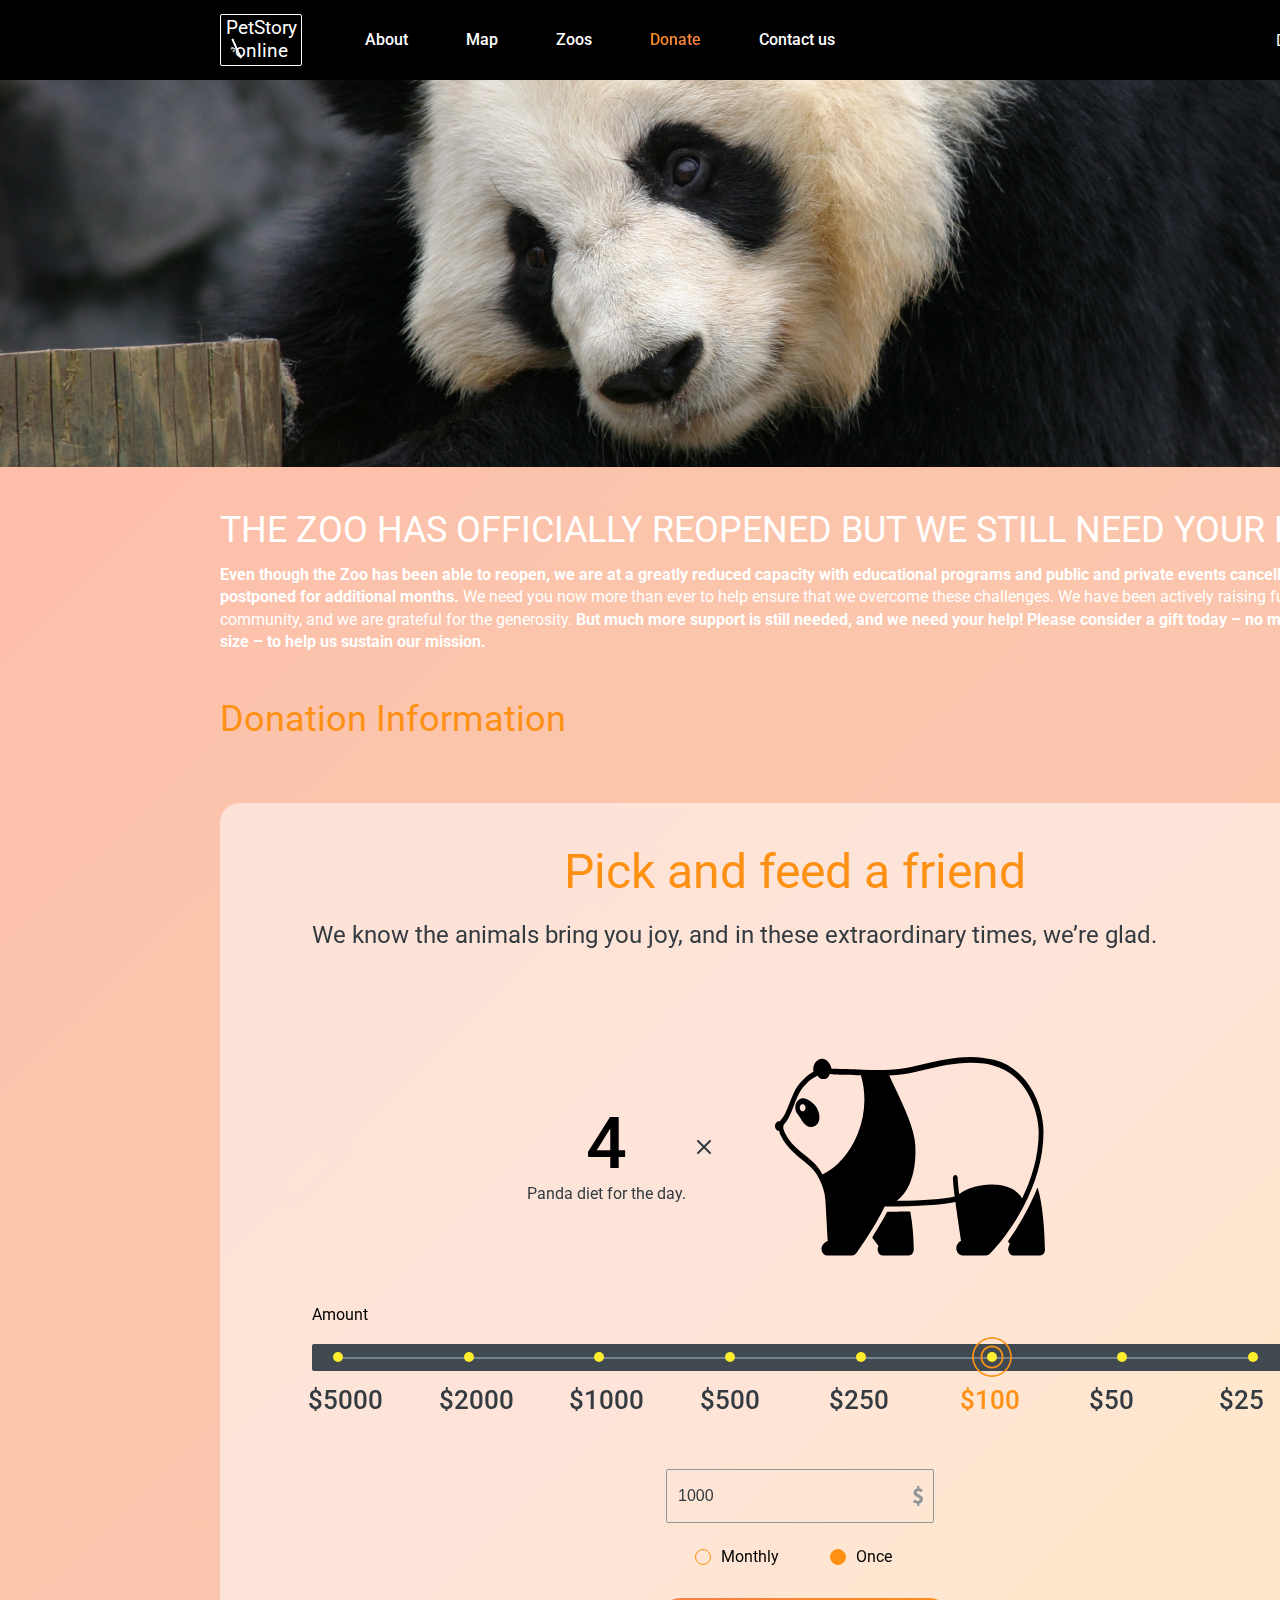
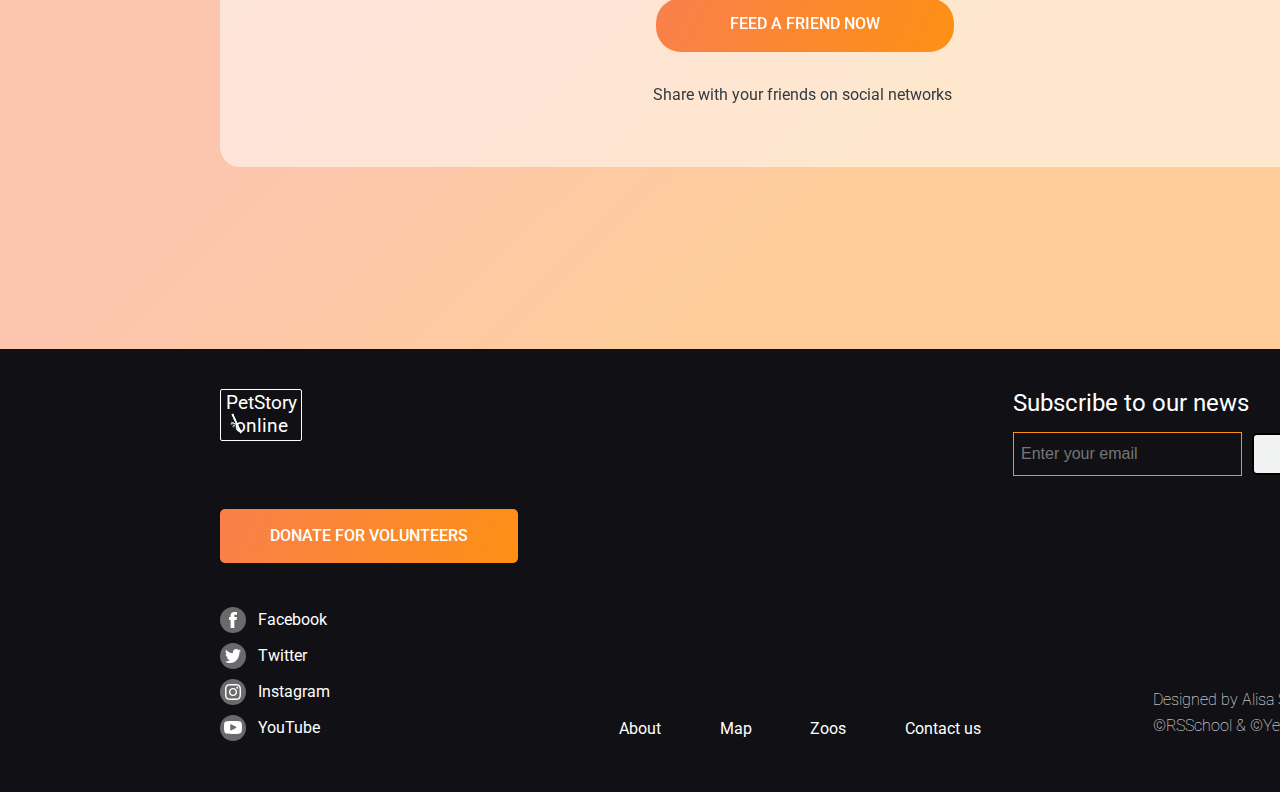
<file: pages/donate/index.html>
<!DOCTYPE html>
<html lang="en">

<head>
    <title>Online Zoo</title>
    <meta charset="UTF-8">
    <meta http-equiv="X-UA-Compatible" content="IE=edge">
    <meta name="viewport" content="width=device-width, initial-scale=1.0">
    <link href="../../assets/styles/style.css" rel="stylesheet">
    <link href="style.css" rel="stylesheet">
    <link rel="icon" type="image/png" href="../../assets/images/icon.png">
</head>

<body>
    <header>
        <div id="header-logo">
            <a href="../../pages/main/index.html"><img src="../../assets/images/bamboo.svg" alt="Bamboo logo" id="header-logo-img">
                <h1 id="logo-text">PetStory online</h1>
            </a>
        </div>
        <nav class="header-menu">
            <ul class="header-list">
                <li><a href="../../pages/main/index.html">About</a></li>
                <li><a href="#">Map</a></li>
                <li><a href="#">Zoos</a></li>
                <li><a class="menu-active" href="../../pages/donate/index.html">Donate</a></li>
                <li><a href="#">Contact us</a></li>
            </ul>
        </nav>
        <a href="https://www.figma.com/file/jfEFwkXVj1WRq7sUHDr8os/PetStory-online" class="header-copyright">Designed by
            ©</a>
        <div class="burger">
            <div class="burger-span"></div>
            <div class="burger-span"></div>
            <div class="burger-span"></div>
        </div>
    </header>
    <main>
        <section id="panda"></section>
        <section id="donate">
            <div id="donate-box">
                <h3 id="donate-title">THE ZOO HAS OFFICIALLY REOPENED BUT WE STILL NEED YOUR HELP!</h3>
                <p id="donate-box-description"><b>Even though the Zoo has been able to reopen, we are at a greatly reduced
                    capacity with educational
                    programs and public and private events cancelled or postponed for additional months.</b> We need you now
                    more than ever to help ensure that we overcome these challenges. We have been actively raising funds
                    in the community, and we are grateful for the generosity. <b>But much more support is still needed, and
                    we need your help! Please consider a gift today – no matter what size – to help us sustain our
                    mission.</b></p>
                <h3 id="donate-description">Donation Information</h3>

                <div id="feed-block">
                    <div id="feed-block-box">
                        <h2 id="feed-block-title">Pick and feed a friend</h2>
                        <p id="feed-block-description" class="subtitle">We know the animals bring you joy, and in
                            these extraordinary times, we’re glad.</p>
                        <div id="meals-box">
                            <div id="meals-panda-box">
                                <div id="meals-panda-quantity-box">
                                    <p id="meals-panda-quantity">4</p>
                                    <p id="meals-panda-quantity-description" class="paragraph-body">Panda diet for the day.
                                    </p>
                                </div>
                                <img id="meals-panda-x" src="../../assets/images/donate/x.svg"></img>
                                <img id="meals-panda-img" src="../../assets/images/donate/animals-widget.svg"></img>
                            </div>
                        </div>
                        <form id="form">
                            <fieldset>
                                <p id="amount" class="paragraph-body">Amount</p>
                                <div id="range">
                                    <span id="range-decoration"></span>
                                    <div id="range-box">
                                        <div class="range-input-box" id="rib5000">
                                            <input  value="5000" id="5000" type="radio" class="input-amount" name="amount">
                                            <span class="amount-icon"></span>
                                            <label id="desc-5000" class="input-value" for="5000">$5000</label>
                                        </div>
                                        <div class="range-input-box" id="rib2000">
                                            <input value="2000" id="2000" type="radio" class="input-amount" name="amount">
                                            <span class="amount-icon"></span>
                                            <label id="desc-2000" class="input-value" for="2000">$2000</label>
                                        </div>
                                        <div class="range-input-box" id="rib1000">
                                            <input value="1000" id="1000" type="radio" class="input-amount" name="amount">
                                            <span class="amount-icon"></span>
                                            <label id="desc-1000" class="input-value" for="1000">$1000</label>
                                        </div>
                                        <div class="range-input-box">
                                            <input value="500" id="500" type="radio" class="input-amount" name="amount">
                                            <span class="amount-icon"></span>
                                            <label id="desc-500" class="input-value" for="500">$500</label>
                                        </div>
                                        <div class="range-input-box">
                                            <input value="250" id="250" type="radio" class="input-amount" name="amount">
                                            <span class="amount-icon"></span>
                                            <label id="desc-250" class="input-value" for="250">$250</label>
                                        </div>
                                        <div class="range-input-box">
                                            <input checked value="100" id="100" type="radio" class="input-amount" name="amount">
                                            <span class="amount-icon"></span>
                                            <label id="desc-100" class="input-value" for="100">$100</label>
                                        </div>
                                        <div class="range-input-box">
                                            <input value="50" id="50" type="radio" class="input-amount" name="amount">
                                            <span class="amount-icon"></span>
                                            <label id="desc-50" class="input-value" for="50">$50</label>
                                        </div>
                                        <div class="range-input-box">
                                            <input value="25" id="25" type="radio" class="input-amount" name="amount">
                                            <span class="amount-icon"></span>
                                            <label id="desc-25" class="input-value" for="25">$25</label>
                                        </div>
                                    </div>
                                </div>
                            </fieldset>
                            <div id="donate-amount-box">
                                <input value="1000" id="donate-amount" class="paragraph-body" type="number"
                                    placeholder="Another amount" min=1 max=9999>
                                <span id="donate-amount-icon"></span>
                            </div>
                            <div id="subscription-type-box">
                                <div class="subscription-type-input-box">
                                    <input id="monthly" class="subscription-type-input" type="radio"
                                        name="subscription-type" value="Monthly">
                                    <label class="subscription-type-input-description" for="monthly">Monthly</label>
                                </div>
                                <div class="subscription-type-input-box">
                                    <input id="once" class="subscription-type-input" type="radio" name="subscription-type"
                                        value="Once" checked>
                                    <label class="subscription-type-input-description" for="once">Once</label>
                                </div>
                            </div>
                            <a id="button-feed" href="#" class="btn btn-rounded">FEED A FRIEND NOW</a>
                            <p id="share-text" class="paragraph-body">Share with your friends on social networks</p>
                        </form>
                    </div>
                </div>
        </section>

        <footer>
            <div id="footer-box">
                <div id="footer-left-column">
                    <div id="header-logo">
                        <a href="../../pages/main/index.html"><img src="../../assets/images/bamboo.svg" alt="Bamboo logo"
                                id="header-logo-img">
                            <p id="logo-text">PetStory online</p>
                        </a>
                    </div>
                    <a href="../../pages/donate/index.html" id="donate-button" class="btn btn-squared">DONATE FOR VOLUNTEERS</a>
                    <nav id="socials">
                        <a href="https://www.facebook.com/" class="social-link-box">
                            <img class="social-icon" src="../../assets/images/facebook.svg">
                            <p class="social-text">Facebook</p>
                        </a>
                        <a href="https://www.twitter.com/" class="social-link-box">
                            <img class="social-icon" src="../../assets/images/twitter.svg">
                            <p class="social-text">Twitter</p>
                        </a>
                        <a href="https://www.instagram.com/" class="social-link-box">
                            <img class="social-icon" src="../../assets/images/instagram.svg">
                            <p class="social-text">Instagram</p>
                        </a>
                        <a href="https://www.youtube.com/" class="social-link-box">
                            <img class="social-icon" src="../../assets/images/youtube.svg">
                            <p class="social-text">YouTube</p>
                        </a>
                    </nav>
                </div>
                <nav id="footer-center-column">
                    <a href="../../pages/main/index.html" class="footer-nav-item">About</a>
                    <a href="#" class="footer-nav-item">Map</a>
                    <a href="#" class="footer-nav-item">Zoos</a>
                    <a href="#" class="footer-nav-item">Contact us</a>
                </nav>
                <div id="footer-right-column">
                    <p id="subscribe">Subscribe to our news</p>
                    <form id="footer-form">
                        <input id="email" type="email" placeholder="Enter your email" required></input>
                        <input type="submit" class="btn-submit" value="Submit"></input>
                </div>
            </div>

            <div id="footer-copyright">
                <p class="footer-copyright-text">Designed by Alisa Samborskaya</p>
                <p class="footer-copyright-text">©RSSchool & ©Yem Digital 2021</p>
            </div>
            </div>
        </footer>
    </main>
</body>

<script src="../../assets/js/burgermenu.js"></script>
<script src="amount.js"></script>

</html>
</file>
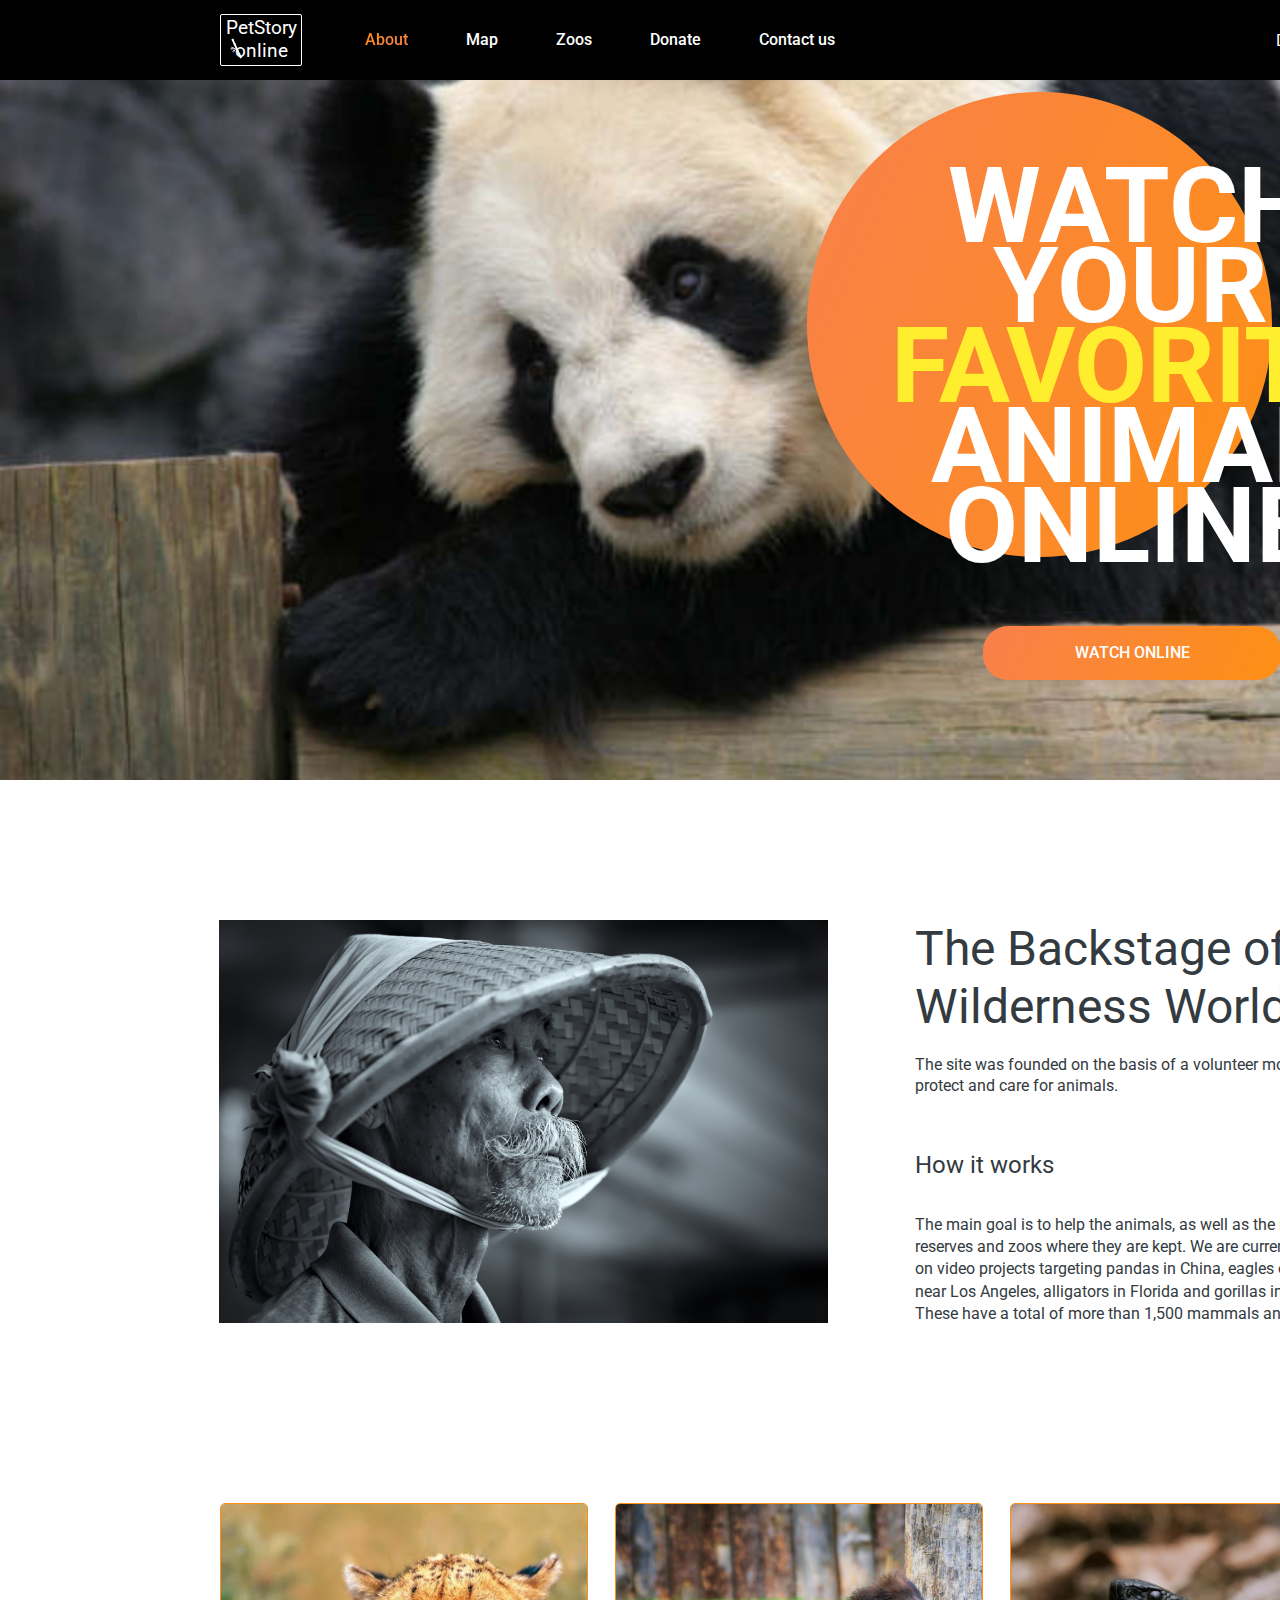
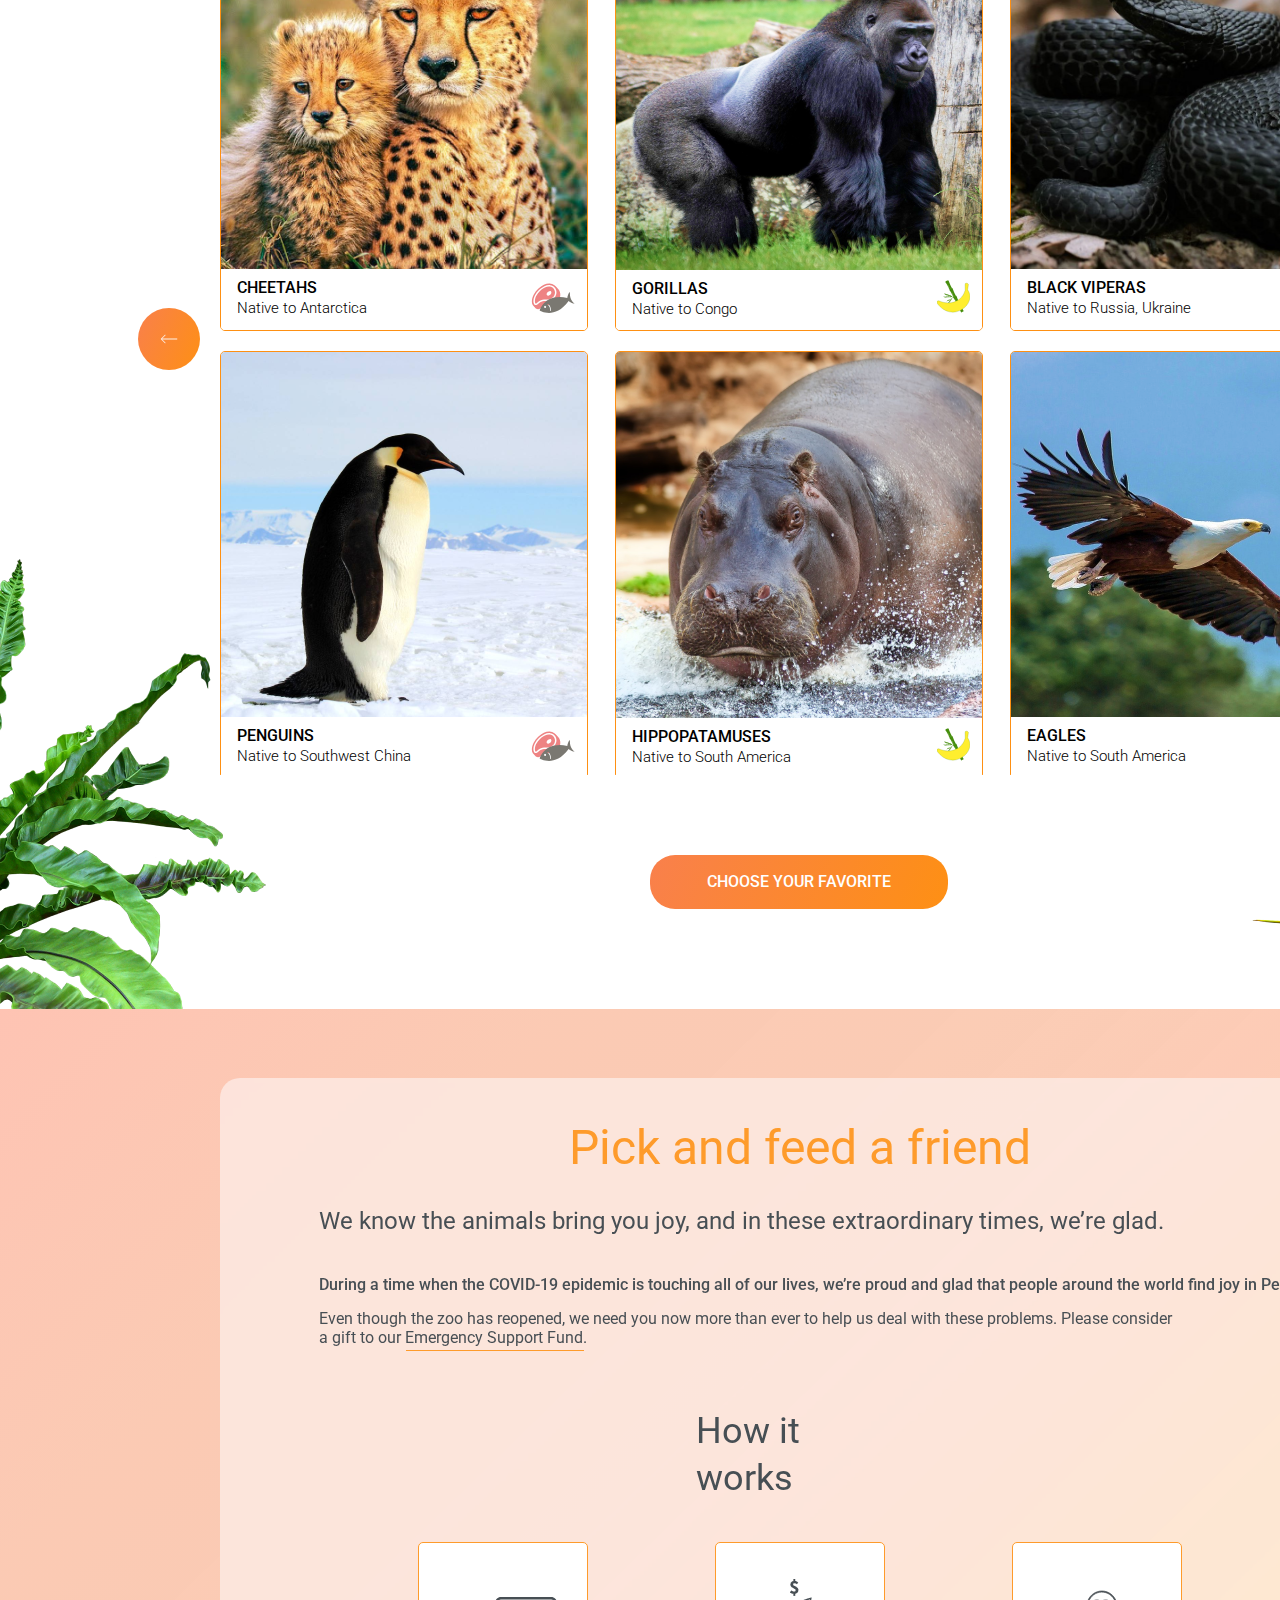
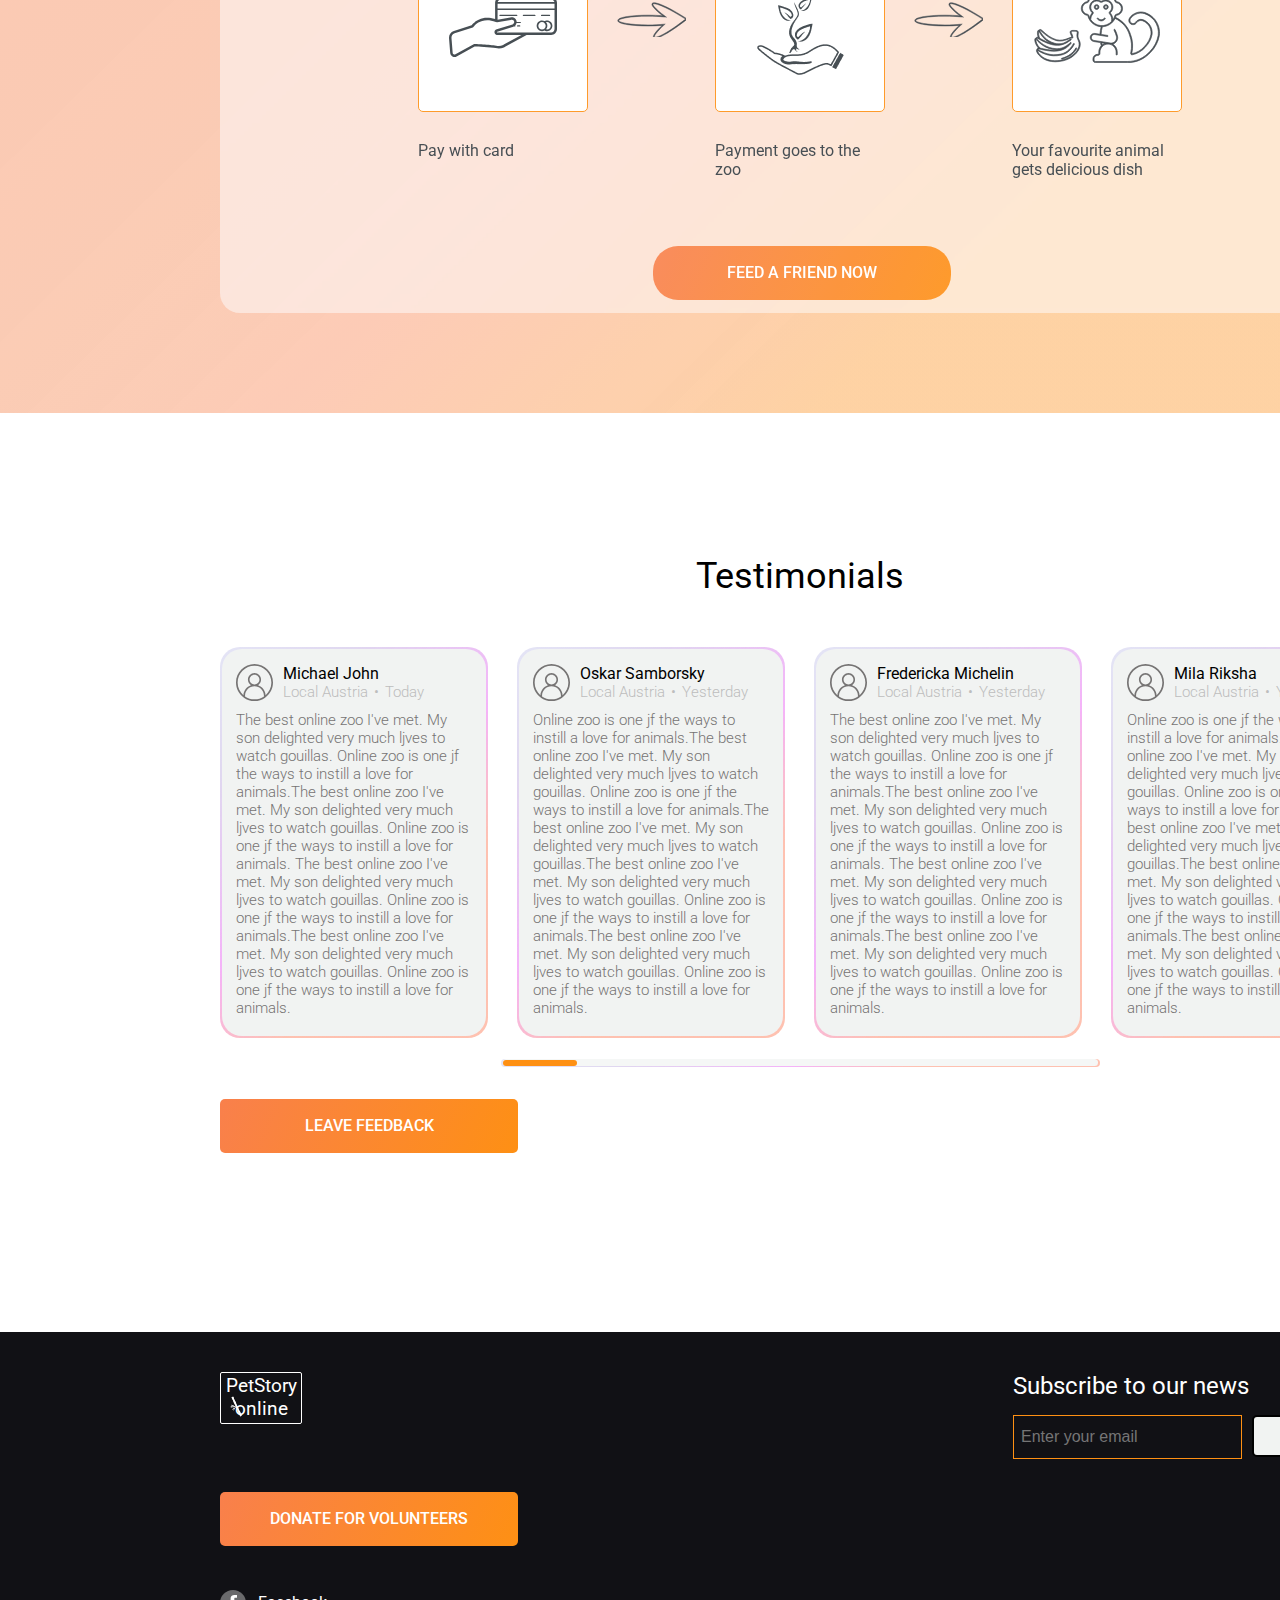
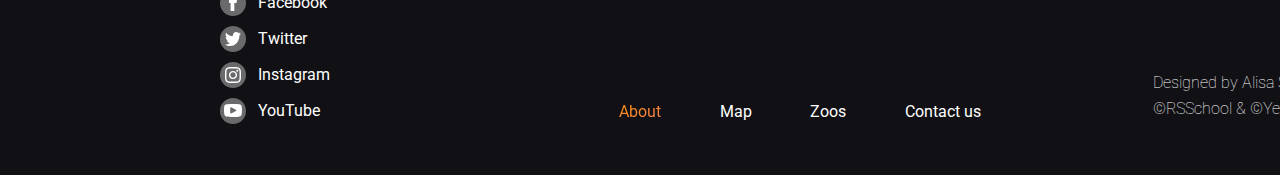
<file: pages/main/index.html>
<!DOCTYPE html>
<html lang="en">

<head>
    <title>Online Zoo</title>
    <meta charset="UTF-8">
    <meta http-equiv="X-UA-Compatible" content="IE=edge">
    <meta name="viewport" content="width=device-width, initial-scale=1.0">
    <link href="../../assets/styles/style.css" rel="stylesheet">
    <link href="style.css" rel="stylesheet">
    <link rel="icon" type="image/png" href="../../assets/images/icon.png">
</head>

<body>
    <header>
        <div id="header-logo">
            <a href="../../pages/main/index.html"><img src="../../assets/images/bamboo.svg" alt="Bamboo logo"
                    id="header-logo-img">
                <h1 id="logo-text">PetStory online</h1>
            </a>
        </div>
        <nav class="header-menu">
            <ul class="header-list">
                <li><a class="menu-active" href="../../pages/main/index.html">About</a></li>
                <li><a href="#">Map</a></li>
                <li><a href="#">Zoos</a></li>
                <li><a href="../../pages/donate/index.html">Donate</a></li>
                <li><a href="#">Contact us</a></li>
            </ul>
        </nav>
        <a href="https://www.figma.com/file/jfEFwkXVj1WRq7sUHDr8os/PetStory-online" class="header-copyright">Designed by
            ©</a>
        <div class="burger">
            <div class="burger-span"></div>
            <div class="burger-span"></div>
            <div class="burger-span"></div>
        </div>
    </header>
    <main>
        <section id="watch-online">
            <span id="watch-online-circle"></span>
            <div id="watch-online-text">
                <h2>WATCH YOUR
                    <span id="text-orange">FAVORITE</span>
                    ANIMAL ONLINE
            </div>
            <a href="#" class="btn btn-rounded" id="watch-online-button">WATCH ONLINE</a>
        </section>

        <section id="backstage">
            <div id="backstage-box">
                <img id="granddad" src="../../assets/images/bamboo-cap.png">
                <div id="backstage-text-box">
                    <h2>The Backstage of the Wilderness World.</h2>
                    <p id="backstage-description">The site was founded on the basis of a volunteer movement to protect
                        and
                        care for animals.</p>
                    <h3>How it works</h3>
                    <p id="backstage-text">The main goal is to help the animals, as well as the nature reserves and zoos
                        where they are kept. We are currently working on video projects targeting pandas in China,
                        eagles on an island near Los Angeles, alligators in Florida and gorillas in the Congo. These
                        have a total of more than 1,500 mammals and reptiles.</p>
                </div>
            </div>
            <div id="backstage-flower"></div>
        </section>

        <section id="animals">
            <div id="animals-scroll-box">
                <a class="btn btn-round" id="animals-left-btn"><img src="../../assets/images/arrow-left.svg"></a>
                <div id="scroll-box">
                    <div id="scroll">

                    </div>
                </div>
                <a class="btn btn-round" id="animals-right-btn"><img src="../../assets/images/arrow-right.svg"></a>
            </div>

            <div id="animal-btn-box">
                <a href="#" id="choose-favorite-button" class="btn btn-rounded">CHOOSE YOUR FAVORITE</a>
            </div>

            <div id="animals-left-img"></div>
            <div id="animals-right-img"></div>
        </section>

        <section id="pick-friend">
            <div id="pick-friend-box">
                <h2 id="pick-friend-title">Pick and feed a friend</h2>
                <div id="pick-friend-text-box">
                    <p id="pick-friend-subtitle">We know the animals bring you joy, and in these extraordinary times,
                        we’re glad.</p>
                    <p id="pick-friend-covid">During a time when the COVID-19 epidemic is touching all of our lives,
                        we’re proud and glad that people around the world find joy in PetStory.</p>
                    <p id="pick-friend-description">Even though the zoo has reopened, we need you now more than ever to
                        help us deal with these problems. Please consider a gift to our <a
                            href="../../pages/donate/index.html" class="color-darkgray">Emergency Support Fund.</a></p>
                    <span id="pick-friend-underline"></span>
                </div>
                <h3 id="pick-friend-how-it-works">How it works</h3>
                <div id="how-it-works-flow-box">
                    <div class="how-it-works-item-box">
                        <img class="how-it-works-item-icon" src="../../assets/images/pay.svg">
                        <p class="how-it-works-item-description">Pay with card</p>
                    </div>
                    <div class="how-it-works-arrow"></div>
                    <div class="how-it-works-item-box">
                        <img class="how-it-works-item-icon" src="../../assets/images/zoo.png">
                        <p class="how-it-works-item-description">Payment goes to the zoo</p>
                    </div>
                    <div class="how-it-works-arrow"></div>
                    <div class="how-it-works-item-box">
                        <img class="how-it-works-item-icon" src="../../assets/images/monkey.svg">
                        <p class="how-it-works-item-description">Your favourite animal gets delicious dish</p>
                    </div>
                </div>
                <a href="../../pages/donate/index.html" id="feed-friend-now" class="btn btn-rounded">FEED A FRIEND
                    NOW</a>
            </div>
        </section>

        <section id="testimotionals">
            <div id="testimotionals-box">
                <h3 id="testimotionals-title">Testimonials</h3>
                <div id="testimotionals-content-box">
                    <div id="testimonials-content-scroll"></div>
                </div>
                <div id="testimotionals-progressbar-box">
                    <div id="testimotionals-progressbar-border">
                        <input id="testimotionals-progressbar" type="range" value="0"></input>
                    </div>
                </div>
                <div id="testimotionals-button-box">
                    <a href="index.html" class="btn btn-squared" id="feedback">LEAVE FEEDBACK</a>
                </div>
                <div id="testimotionals-right-img"></div>
            </div>
        </section>
        <footer>
            <div id="footer-box">
                <div id="footer-left-column">
                    <div id="header-logo">
                        <a href="../../pages/main/index.html"><img src="../../assets/images/bamboo.svg"
                                alt="Bamboo logo" id="header-logo-img">
                            <p id="logo-text">PetStory online</p>
                        </a>
                    </div>
                    <a href="../../pages/donate/index.html" id="donate-button" class="btn btn-squared">DONATE FOR
                        VOLUNTEERS</a>
                    <nav id="socials">
                        <a href="https://www.facebook.com/" class="social-link-box">
                            <img class="social-icon" src="../../assets/images/facebook.svg">
                            <p class="social-text">Facebook</p>
                        </a>
                        <a href="https://www.twitter.com/" class="social-link-box">
                            <img class="social-icon" src="../../assets/images/twitter.svg">
                            <p class="social-text">Twitter</p>
                        </a>
                        <a href="https://www.instagram.com/" class="social-link-box">
                            <img class="social-icon" src="../../assets/images/instagram.svg">
                            <p class="social-text">Instagram</p>
                        </a>
                        <a href="https://www.youtube.com/" class="social-link-box">
                            <img class="social-icon" src="../../assets/images/youtube.svg">
                            <p class="social-text">YouTube</p>
                        </a>
                    </nav>
                </div>
                <nav id="footer-center-column">
                    <a href="../../pages/main/index.html" class="footer-nav-item menu-active">About</a>
                    <a href="#" class="footer-nav-item">Map</a>
                    <a href="#" class="footer-nav-item">Zoos</a>
                    <a href="#" class="footer-nav-item">Contact us</a>
                </nav>
                <div id="footer-right-column">
                    <p id="subscribe">Subscribe to our news</p>
                    <form id="footer-form">
                        <input id="email" type="email" placeholder="Enter your email" value="" required></input>
                        <input type="submit" class="btn-submit" value="Submit"></input>
                </div>
            </div>

            <div id="footer-copyright">
                <p class="footer-copyright-text">Designed by Alisa Samborskaya</p>
                <p class="footer-copyright-text">©RSSchool & ©Yem Digital 2021</p>
            </div>
            </div>
        </footer>
    </main>
</body>

<script src="../../assets/js/burgermenu.js"></script>
<script src="animals.js"></script>
<script src="testimonials.js"></script>

</html>
</file>
<file: assets/styles/style.css>
@import url("https://fonts.googleapis.com/css2?family=Roboto:wght@100;300;400;500;700&display=swap");

body {
    overflow-x: hidden;
    width: 1600px;
    margin: 0;
    font-family: 'Roboto', sans-serif;
    box-sizing: border-box;
}

.burger {
    display: none;
}

header {
    color: white;
    padding: 14px 220px;
    display: flex;
    height: 52px;
    background-color: black;
    align-items: center;
}

#header-logo {
    align-items: center;
    display: flex;
    position: relative;
    width: 82px;
    height: 52px;
    border-radius: 2px;
    text-align: center;
    box-sizing: border-box;
    border: 1px solid #FFFFFF;
    border-radius: 2px;
}

#header-logo a {
    text-decoration: none;
}

#header-logo-img {
    position: absolute;
    /* width: 7.03px; */
    /* height: 20.98px; */
    left: 9.13px;
    top: 22.64px;

    /* transform: matrix(-0.9, 0.52, 0.4, 0.88, 0, 0); */
}

#logo-text {
    font-family: 'Roboto';
    font-style: normal;
    font-weight: 400;
    font-size: 19.0145px;
    line-height: 120%;
    text-align: center;
    margin: 0;
    color: white;
}

.header-list {
    display: flex;
    justify-content: space-around;
    flex-direction: row;
    list-style-type: none;
    padding: 0;
    margin-left: 34px;
}

.header-menu li {
    margin: 0 29px;
}

.menu-active {
    background: -webkit-linear-gradient(113.96deg, #F9804B 1.49%, #FE9013 101.44%);
    -webkit-background-clip: text;
    -webkit-text-fill-color: transparent;
}

/* Style the links inside the navigation bar */
.header-menu a {
    font-family: 'Roboto';
    font-style: normal;
    font-weight: 500;
    /* font-size: 16px; */
    line-height: 140%;
    color: #FFFFFF;
    text-decoration: none;
}

/* Change the color of links on hover */
.header-menu a:hover {
    background: linear-gradient(113.96deg, #F9804B 1.49%, #FE9013 101.44%);
    -webkit-background-clip: text;
    -webkit-text-fill-color: transparent;
    background-clip: text;
}

.header-copyright {
    margin-left: auto;
}

.header-copyright:hover {
    background: linear-gradient(113.96deg, #F9804B 1.49%, #FE9013 101.44%);
    -webkit-background-clip: text;
    -webkit-text-fill-color: transparent;
    background-clip: text;
}

.btn {
    display: flex;
    justify-content: center;
    align-items: center;
    background: linear-gradient(113.96deg, #F9804B 1.49%, #FE9013 101.44%);
    font-weight: 500;
    font-size: 16px;
    line-height: 140%;
}

.btn:hover {
    background: #E47209;
}

.btn:active {
    background: #4B9200;
}

.btn:disabled {
    background: #767474;
}

.btn-round {
    margin: 0px 20px;
    border-radius: 50%;
    width: 62px;
    height: 62px;
}

.btn-rounded {
    width: 298px;
    height: 54px;
    border-radius: 25px;
}

.btn-squared {
    width: 298px;
    height: 54px;
    border-radius: 5px;
}

a {
    text-decoration: none;
    color: white;
}



footer {
    color: white;
    height: 443px;
    background: #111115;
    position: relative;
}

#footer-box {
    padding: 40px 220px 50px 220px;
    display: flex;
    justify-content: space-between;
}

#footer-left-column {
    width: 298px;
}

#donate-button {
    margin-top: 68px;
}

#socials {
    display: block;
    margin-top: 44px;
}

.social-link-box {
    margin-bottom: 10px;
    display: flex;
    flex-direction: row;
    align-items: center;
}

.social-link-box:hover .social-icon {
    background: #4B9200;
}

.social-link-box:hover .social-text {
    color: #4B9200;
}

.social-icon {
    width: 26px;
    height: 26px;
    background: rgba(196, 196, 196, 0.5);
    /* padding: 5px; */
    border-radius: 50px;
}

.social-text {
    margin: 0px 0px 0px 12px;
    font-weight: 400;
    font-size: 16px;
    line-height: 140%;
}

#footer-center-column {
    width: 362px;
    position: absolute;
    left: 619px;
    bottom: 52px;
    display: flex;
    flex-direction: row;
    justify-content: space-between;
}

.footer-nav-item {
    font-weight: 400;
    font-size: 16px;
    line-height: 140%;
}

.footer-nav-item:hover {
    background: linear-gradient(113.96deg, #F9804B 1.49%, #FE9013 101.44%);
    -webkit-background-clip: text;
    -webkit-text-fill-color: transparent;
    background-clip: text;
}

#footer-right-column {
    width: 367px;
}

#subscribe {
    margin: 0px;
    font-weight: 400;
    font-size: 24px;
    line-height: 120%;
}

#footer-form {
    display: flex;
    flex-direction: row;
    margin: 14px 0 0 0;
}

#email {
    background: #111115;
    margin: 0px;
    border: 0.7px solid #FE9013;
    width: 211px;
    height: 22px;
    font-weight: 400;
    font-size: 16px;
    line-height: 140%;
    color: #BDBDBD;
    padding: 10px 10px 10px 7px;
}

#email:focus-visible {
    outline: none;
}

#email:valid {
    border: 0.7px solid #4B9200;
}

#footer-form:invalid #email:not(:placeholder-shown),
#footer-form:invalid #email:focus-visible {
    border: 0.7px solid #D31414;
}

.btn-submit {
    font-weight: 400;
    font-size: 16px;
    line-height: 140%;
    width: 129px;
    height: 42px;
    margin-left: 10px;
    background: #F1F3F2;
    color: black;
    border: 2px solid black;
    border-radius: 5px;
}

.btn-submit:active,
#footer-form:valid .btn-submit:active {
    color: #4B9200;
    border: 2px solid #4B9200;
}

#footer-form:valid .btn-submit {
    color: black;
    border: 2px solid black;
}

#footer-form:invalid :focus-visible+.btn-submit {
    color: #D31414;
    border: 2px solid #D31414;
}

#footer-copyright {
    position: absolute;
    right: 221px;
    bottom: 50px;
}

.footer-copyright-text {
    margin: 5px 0px 5px 0px;
    font-weight: 100;
    font-size: 16px;
    line-height: 130%;
}

.black-background{
    position: fixed;
    width: 100%;
    height: 100%;
    z-index: 98;
    background-color: rgba(0, 0, 0, 0.7);
    top: 0;
}

.burger-cross {
    background-image: url("../../assets/images/x.svg");
    width: 15px;
    height: 15px;
    background-size: contain;
}

.popup-cross {
    background-image: url("../../assets/images/x_black.svg");
    width: 15px;
    height: 15px;
    background-size: contain;
    margin-left: auto;
}

@media (max-width: 1000px) {
    body {
        width: 1000px;
    }

    header {
        padding: 14px 30px;
        position: relative;
        z-index: 1;
    }

    .header-list {
        margin-left: 38px;
    }

    .header-menu li {
        margin: 0 24px;
    }


    #footer-box {
        padding-left: 31px;
        padding-right: 62px;
    }

    #footer-copyright {
        right: 32px;
        bottom: 48px;
    }

    .footer-copyright-text {
        margin: 9px 0px 4px 0px;
    }

    .social-text {
        margin-top: 3px;
    }

    #email {
        padding: 6px 10px 10px 7px;
        width: 217px;
    }

    .btn-submit {
        width: 136px;
    }
}

@media (max-width: 640px) {
    body {
        width: 640px;
        margin: 0;
    }

    header {
        z-index: 99;
        position: fixed;
        top: 0;
        height: 30px;
        padding: 2.29px 20.07px
    }

    main {
        margin-top: 33.6px;
    }

    #header-logo {
        border: none;
        width: 46.86px;
        height: 29.03px;
        left: 0px;
        align-items: flex-start;
    }

    #logo-text {
        font-size: 12.2899px;
    }

    #header-logo-img {
        width: 10px;
        height: 16px;
        left: 5px;
        top: 13.99px;
    }

    .header-list {
        display: none;
    }


    .header-copyright {
        display: none;
    }

    .burger {
        display: flex;
        flex-direction: column;
        margin-left: 535px;
        margin-top: -2px;
        row-gap: 2px;
    }

    .burger-span {
        display: block;
        height: 2px;
        width: 19px;
        background-color: white;
    }


    footer {
        height: 282px;
        ;
    }

    #footer-right-column {
        display: none;
    }

    .social-text {
        display: none;
    }

    #footer-copyright {
        right: 20px;
        bottom: 11px;
    }

    #donate-button {
        margin-top: 34px;
        margin-left: -1px;
    }

    #socials {
        position: absolute;
        right: 20px;
        top: -34px;
    }

    .social-link-box {
        margin-bottom: 20px;
    }

    footer #header-logo {
        align-items: center;
        display: flex;
        position: relative;
        width: 82px;
        height: 52px;
        border-radius: 2px;
        text-align: center;
        box-sizing: border-box;
        border: 1px solid #FFFFFF;
        border-radius: 2px;
    }

    footer #header-logo a {
        text-decoration: none;
    }

    footer #header-logo-img {
        position: absolute;
        /* width: 7.03px; */
        /* height: 20.98px; */
        left: 9.13px;
        top: 22.64px;
        /* transform: matrix(-0.9, 0.52, 0.4, 0.88, 0, 0); */
    }

    footer #logo-text {
        font-family: 'Roboto';
        font-style: normal;
        font-weight: 400;
        font-size: 19.0145px;
        line-height: 120%;
        text-align: center;
        margin: 0;
        color: white;
    }

    #footer-left-column {
        width: 298px;
        margin-top: -31px;
        margin-left: -10px;
    }

    .header-open {
        height: 260px;
        width: 640px;
        flex-direction: column;
        align-items: flex-start;
    }

    .header-open *{
        margin-bottom: 5px;
        margin-top: 5px;
    }

    .header-list-open {
        display: block;
        margin: unset;
    }

    .header-list-open li{
        margin: unset;
        margin-bottom: 5px;
        margin-top: 5px;
    }
    .header-copyright-open {
        display: block;
        margin-left:unset;
        margin-bottom: 15px;
        margin-top: 0px;
        font-weight: 500;  
    }

    .burger-open{
        display: none;
    }
}

@media (max-width: 320px) {

    body {
        width: 320px;
    }

    #logo-text {
        margin-left: -10px;
    }

    header {
        padding: 2.29px 14.07px;
    }

    #header-logo-img {
        left: -7px;
    }

    .burger {
        margin-left: 230px;
    }

    footer {
        height: 334px;
        margin-top: -191px;
    }

    footer #header-logo {
        width: 130px;
        border-radius: 2px;
        border: none;
        margin-left: 75px;
        margin-top: -2px;
    }

    footer #header-logo-img {
        left: 73.13px;
        top: 13.64px;
    }

    #socials {
        margin: 0;
        right: 63px;
        display: flex;
        top: 74px;
        justify-content: space-between;
        width: 195px;
    }

    #donate-button {
        margin-top: 70px;
        margin-left: -12px;
    }

    .btn-squared {
        height: 53px;
    }

    #footer-copyright {
        right: 11px;
        bottom: 67px;
    }

    .footer-copyright-text {
        font-size: 15px;
    }

    #footer-left-column {
        width: 282px;


    }
}
</file>
<file: pages/donate/style.css>
#panda {
    width: 1600px;
    height: 387px;
    background-image: url("../../assets/images/donate/panda_bg.png");
}

#donate {
    background: linear-gradient(315.75deg, rgba(254, 210, 144, 0.7) 30.06%, #FEBDAB 100.95%, rgba(254, 210, 144, 0.7) 106.36%), linear-gradient(315.75deg, rgba(254, 189, 171, 0.74) 30.06%, rgba(243, 169, 248, 0.66) 50.74%, #E0D8F0 80.49%, #EAF7FE 127.9%, #EAF7FE 149.54%), linear-gradient(315.75deg, rgba(254, 189, 171, 0.74) 30.06%, rgba(243, 169, 248, 0.66) 50.74%, #E0D8F0 80.49%, #EAF7FE 127.9%, #EAF7FE 149.54%);
    height: 1482px;
}

#donate-box {
    padding-top: 40px;
    margin: 0 220px 0 220px;
    width: 1160px;
}

#donate-title {
    color: white;
}

h3 {
    margin: 0;
    font-weight: 400;
    font-size: 36px;
    line-height: 130%;
}

h2 {
    margin: 0;
    font-weight: 400;
    font-size: 48px;
    line-height: 120%;
    text-align: center;
}

p {
    margin: 0;
    padding: 0;
    font-weight: 500;
    font-size: 16px;
    line-height: 140%;
}

form {
    display: flex;
    flex-direction: column;
    justify-content: center;
    align-items: center;
}

fieldset {
    padding: 0;
    margin: 0;
    border: none;
}

#donate-box-description {
    font-weight: 400;
    font-size: 16px;
    line-height: 140%;
    margin-top: 10px;
    color: white;
}

.subtitle {
    font-weight: 400;
    font-size: 24px;
    line-height: 120%;
}

.paragraph-body {
    font-weight: 400;
    font-size: 16px;
    line-height: 140%;
}

#donate-description {
    margin-top: 43px;
    color: #FE9013;
}

#feed-block {
    margin-top: 60px;
    height: 964px;
    background: rgba(255, 255, 255, 0.52);
    backdrop-filter: blur(2px);
    border-radius: 20px;
}

#feed-block-box {
    color: #FE9013;
    padding: 40px 92px 62px 92px;
}

#feed-block-title {
    margin-right: 10px;
}

#feed-block-description {
    color: #333B41;
    margin-top: 20px;
}

#meals-box {
    margin-top: 60px;
    height: 246px;
}

#meals-panda-box {
    display: flex;
    margin-left: 215px;
    flex-direction: row;
}

#meals-panda-qantity-box {
    width: 159px;
}

#meals-panda-quantity {
    margin: 105px 0 0 0;
    color: black;
    font-weight: 500;
    font-size: 72px;
    line-height: 80%;
    text-align: center;
}

#meals-panda-quantity-description {
    color: #333B41;
    margin: 11px 0 0 0;
}

#meals-panda-x {
    align-self: end;
    margin-bottom: 101.5px;
    margin-left: 11px;
}

#meals-panda-img {
    margin-left: 64px;
}

#amount {
    margin-top: 48.53px;
    color: black;
}

#range {
    margin-top: 17px;
    width: 976px;
    display: flex;
    position: relative;
    height: 27px;
    background: #404950;
    border-radius: 2px;
}

#range-decoration {
    z-index: 0;
    width: 915px;
    left: 31px;
    top: 13px;
    position: absolute;
    background: #72828E;
    height: 2px;
}

#range-box {
    position: relative;
    left: 6px;
    display: flex;
    justify-content: space-between;
    width: 955px;
    height: 100%;
}

.input-amount {
    box-sizing: border-box;
    position: absolute;
    z-index: 1;
    width: 40px;
    height: 27px;
    -webkit-appearance: none;
}

.amount-icon {
    width: 10px;
    height: 10px;
    border-radius: 50%;
    background: #FFEE2E;
}

.input-amount:hover~.amount-icon {
    background: #4B9200;
}

.input-amount:checked~.amount-icon {
    z-index: 1;
    position: absolute;
    background: url('../../assets/images/donate/roller_icon.svg') no-repeat center;
    width: 40px;
    height: 40px;
    overflow: visible;
}

.range-input-box {
    display: flex;
    width: 40px;
    height: 27px;
    justify-content: center;
    align-items: center;
    position: relative;
}

#desc-5000 {
    left: -10px;
}

#desc-2000 {
    left: -10px;
}

#desc-1000 {
    left: -10px;
}

#desc-250 {
    left: -12px;
}

#desc-100 {
    left: -12px;
}

#desc-50 {
    left: -13px;
}

#desc-25 {
    left: -14px;
}

.input-value {
    position: absolute;
    top: 38px;
    font-weight: 500;
    font-size: 26px;
    line-height: 140%;
    color: #333B41;
}

.input-amount:checked~.input-value {
    color: #FE9013;
}

#donate-amount-box {
    box-sizing: border-box;
    display: flex;
    align-items: center;
    margin-top: 98px;
    width: 268px;
    height: 54px;
    border: 1px solid #929699;
    border-radius: 2px;
}

#donate-amount {
    flex: 1;
    height: 54px;
    border: none;
    background: none;
    text-indent: 9px;
    color: #333B41;
}

#donate-amount:focus {
    outline: none;
    /* -webkit-appearance: none; */
}

input::-webkit-outer-spin-button,
input::-webkit-inner-spin-button {
    -webkit-appearance: none;
    margin: 0;
}

#donate-amount-icon {
    background: url(../../assets/images/donate/dollar.svg);
    height: 20px;
    width: 10px;
    margin-right: 10px;
}

#subscription-type-box {
    display: flex;
    align-items: center;
    justify-content: space-between;
    margin-top: 23px;
    margin-right: 13px;
    width: 197px;
    height: 22px;
}

.subscription-type-input-box {
    display: flex;
    align-items: center;
}

.subscription-type-input {
    margin: 0;
    box-sizing: border-box;
    width: 16px;
    height: 16px;
    -webkit-appearance: none;
    border: 1px solid #FE9013;
    border-radius: 50%;
}

.subscription-type-input:checked {
    background: #FE9013;
    border: 1px solid #FE9013;
}

.subscription-type-input:active,
.subscription-type-input:checked .subscription-type-input:active {
    background: #4B9200;
    border: 1px solid #4B9200;
}

.subscription-type-input-description {
    margin-left: 10px;
    color: black;
}

#button-feed {
    margin-left: 10px;
    margin-top: 30px;
}

#share-text {
    color: #333B41;
    margin-left: 5px;
    margin-top: 32px;
}

.modalBackground {
    position: absolute;
    top: 0;
    width: 100%;
    height: 100%;
    background-color: rgba(173, 223, 173, 0.5);
}


@media (max-width: 1000px) {
    #panda {
        width: 1000px;
        position: static;
        height: 390px;
        background-image: url("../../assets/images/panda_bg.png");
    }

    #donate {
        height: 1335px;
    }

    #donate-box {
        margin-left: 30px;
        width: 939px;
    }

    #donate-title {
        width: 778px;
    }

    #donate-box-description {
        padding-top: 20px;
    }

    #feed-block {
        margin-top: 42px;
        height: 919px;
    }

    #feed-block-title {
        margin-right: 20px;
        margin-top: -22px;
    }

    #feed-block-box {
        padding: 40px 41px 62px 46px;
    }

    #meals-panda-box {
        margin-left: 151px;
    }

    #feed-block-description {
        margin-top: 12px;
    }

    #meals-box {
        padding-top: 0px;
    }

    #rib5000 {
        display: none;
    }

    #amount {
        margin-left: -2px;
    }

    #range {
        width: 809px;
    }

    #range-decoration {
        width: 785px;
        left: 13px;
    }

    #donate-amount-box {
        margin-top: 97px;
    }

    #donate-amount {
        margin-left: -5px;
    }

    #button-feed {
        margin-left: 0px;
        margin-top: 29px;
    }

    #share-text {
        margin-left: 0px;
    }

    #subscription-type-box {
        margin-top: 27px;
        margin-right: 19px;
    }

    .range-input-box {
        left: -7px;
    }

    #desc-2000 {
        left: -2px;
    }

    #desc-1000 {
        left: -4px;
    }

    #desc-500 {
        left: 0px;
    }

    #desc-250 {
        left: 1px;
    }

    #desc-100 {
        left: 3px;
    }

    #desc-50 {
        left: 5px;
    }

    #desc-25 {
        left: 6px;
    }

    #footer-center-column {
        left: 333px;
        width: 332px;
    }

}

@media (max-width: 640px) {
    #panda {
        width: 640px;
        height: 335px;
        background-image: url("../../assets/images/panda_bg640.png");
    }

    h3 {
        font-size: 24px;
    }

    #donate-box {
        width: 592px;
    }

    #donate-title {
        width: 600px;
        margin-left: -10.5px;
        margin-top: -13px;
    }

    #donate-box-description {
        padding-top: 6px;
        margin-left: -11px;
    }

    #donate-description {
        margin-top: 28px;
        font-size: 36px;
        margin-left: -10px;
    }

    #feed-block {
        margin-top: 31px;
        margin-left: -10px;
        width: 600px;
    }

    #feed-block-title {
        margin-right: 3px;
        margin-top: -8px;
    }

    #feed-block-description {
        margin-top: 23px;
        margin-left: -4px;
        text-align: center;
    }

    #meals-panda-box {
        margin-left: -19px;
        margin-top: -14px;
        width: 580px;
    }

    fieldset {
        margin: -8px -13px 0 0;
    }

    #amount {
        margin-left: -8px;
    }

    #range {
        width: 600px;
        margin-left: -18px;
        margin-top: 7px;
    }

    #range-decoration {
        width: 524px;
        left: 41px;
    }

    #rib2000 {
        display: none;
    }

    #rib1000 {
        display: none;
    }

    #range-box {
        left: 27px;
        width: 560px;
    }

    #desc-500 {
        left: -6px;
    }

    #desc-250 {
        left: -6px;
    }

    #desc-100 {
        left: -5px;
    }

    #desc-50 {
        left: -6px;
    }

    #desc-25 {
        left: -6px;
    }

    #donate-amount-box {
        margin-top: 98px;
        margin-left: -6px;
    }

    #donate-amount-box {
        width: 178px;
        height: 41px;
    }

    #donate-amount-icon {
        margin-right: 8px;
    }

    #subscription-type-box {
        margin-top: 31px;
        margin-right: 23px;
    }

    #share-text {
        margin-left: -5px;
    }

    #footer-center-column {
        left: 21px;
        bottom: 14px;
        width: 296px;
    }

}

@media (max-width: 320px) {

    #panda {
        background-image: url("../../assets/images/panda_bg320.png");
        width: 320px;
        height: 187px;
    }

    #donate-title {
        width: 300px;
        margin-left: -20.5px;
        margin-top: -13px;
    }

    #donate-box {
        width: 279px;
    }

    #donate-box-description {
        padding-top: 4px;
    }

    #donate-description {
        margin-top: 24.5px;
        font-size: 24px;
    }

    #donate-description {
        margin-left: -20px;
    }

    h2 {
        font-size: 24px;
    }

    #feed-block {
        margin-top: 30px;
        margin-left: -20px;
        width: 300px;
    }

    #feed-block {
        height: 591px;
    }

    #feed-block-box {
        padding: 0;
    }

    #feed-block-title {
        margin-right: -1px;
        margin-top: 1px;
        padding-top: 19px;
    }

    .subtitle {
        font-size: 16px;
    }

    #feed-block-description {
        margin-top: 13px;
        margin-left: -1px;
    }

    #meals-panda-img {
        width: 160.4px;
        height: 156.92px;
        margin-top: -41px;
    }

    #meals-panda-quantity {
        font-size: 40.6px;
        margin-top: 27px;
        margin-left: 0px;
    }


    .paragraph-body {
        font-size: 9.02px;
    }

    #meals-panda-box {
        margin-left: 0px;
        margin-top: -14px;
        width: 309px;
    }

    #meals-panda-x {
        align-self: end;
        margin-bottom: 67px;
        margin-top: -6px;
        margin-left: 6px;
        width: 8px;
    }

    #meals-panda-quantity-description {
        margin: 6px 0 0 0;
    }

    #meals-panda-img {
        margin-left: 36px;
    }

    #amount {
        margin-left: -14px;
        font-size: 16px;
        margin-top: -129.47px;
    }

    #range {
        width: 300px;
        height: 13.5px;
        margin-left: -13px;
        margin-top: 9px;
    }


    #donate-box-description {
        padding-top: 4px;
        margin-left: -21px;
    }

    #range-decoration {
        height: 1px;
        width: 261px;
        left: 20px;
        top: 7px;
    }

    .input-value {
        font-size: 13px;
    }

    .amount-icon {
        width: 5px;
        height: 5px;
    }

    #range-box {
        left: 7.5px;
        width: 300px;
    }

    .range-input-box {
        height: 15px;
    }

    #desc-500 {
        left: 7px;
        top: 21px;
    }

    #desc-250 {
        left: 6px;
        top: 20px;
    }

    #desc-100 {
        left: 7px;
        top: 20px;
    }

    #desc-50 {
        left: 7px;
        top: 20px;
    }

    #desc-25 {
        left: 6px;
        top: 20px;
    }

    .input-amount:checked~.amount-icon {
        background: url(../../assets/images/donate/roller_icon320.svg);
        width: 20px;
        height: 20px;
        background-size: contain;
        background-position: center;
    }

    #donate-amount-box {
        width: 180px;
        height: 42px;
        margin-top: -35px;
        margin-left: 2px;
    }

    #donate-amount {
        font-size: 16px;
    }

    .subscription-type-input-box {
        margin-top: -14px;
    }

    #button-feed {
        margin-left: 1px;
        margin-top: 20px;
    }

    #share-text {
        margin-left: -1px;
        font-size: 16px;
    }

    #footer-center-column {
        left: 21px;
        bottom: 19px;
        width: 278px;
    }
}
</file>
<file: pages/main/style.css>
input {
    -webkit-appearance: none;
}

.color-darkgray {
    color: #333B41;
}

#watch-online {
    position: relative;
    height: 700px;
    background-image: url("../../assets/images/Giant\ Panda.png");
    background-position: bottom;
}

#watch-online-circle {
    border-radius: 50%;
    display: inline-block;
    width: 465px;
    height: 465px;
    left: 807px;
    top: 12px;

    position: absolute;
    background: linear-gradient(113.96deg, #F9804B 1.49%, #FE9013 101.44%);
}

#watch-online-text {
    align-items: center;
    justify-content: center;
    display: flex;
    width: 500.31px;
    height: 400px;
    top: 86px;
    left: 880px;
    position: absolute;
}

#watch-online-text>h2 {
    color: white;
    font-weight: 700;
    font-size: 106.496px;
    line-height: 75%;
    text-align: center;
}

#watch-online-text #text-orange {
    color: #FFEE2E;
}

#watch-online-button {
    left: 983px;
    top: 546px;
    position: absolute;
}

#backstage {
    position: relative;
}

#backstage-box {
    display: flex;
    height: 403px;
    padding-left: 219px;
    padding-right: 220px;
    padding-top: 128px;
    margin-top: 12px;
}

#backstage-text-box {
    margin-left: 87px;
    color: #333B41;
}

#backstage-text-box>h2 {
    margin: 0px;
    font-weight: 400;
    font-size: 48px;
    line-height: 120%;
}

#backstage-description {
    margin-top: 20px;
    font-weight: 400;
    font-size: 16px;
    line-height: 130%;
}

#backstage-text-box>h3 {
    margin-top: 54px;
    margin-bottom: 0px;
    font-style: normal;
    font-weight: 400;
    font-size: 24px;
    line-height: 120%;
}

#backstage-text {
    margin-top: 34px;
    margin-bottom: 0px;
    font-style: normal;
    font-weight: 400;
    font-size: 16px;
    line-height: 140%;
}

#backstage-flower {
    background-size: cover;
    background-image: url("../../assets/images/flower_foto1.png");
    position: absolute;
    left: 1397px;
    top: 0px;
    width: 204px;
    height: 613px;
}

#animals {
    position: relative;
    padding-left: 118px;
    padding-right: 120px;
    padding-bottom: 100px;
}

#animals-scroll-box {
    margin-top: 180px;
    display: flex;
    justify-content: center;
    align-items: center;
}

.animals-grid {
    display: grid;
    grid-template-columns: repeat(3, 1fr);
    column-gap: 27px;
    row-gap: 20px;
    width: 1158px;
    height: 872px;
}

.animal-card {
    position: relative;
    color: black;
    width: 366px;
    height: 426px;
    border: 1px solid #FE9013;
    border-radius: 5px;
    overflow: hidden;
}

.animal-card-description {
    background-color: white;
    z-index: 5;
    width: 100%;
    position: absolute;
    bottom: 0px;
    display: flex;
}

.animal-title {
    margin: 8px 0 0 0;
    font-weight: 500;
    font-size: 16px;
    line-height: 140%;
    height: 22px;
}

.animal-description {
    margin: 0px;
    font-weight: 300;
    font-size: 15px;
    line-height: 120%;
    height: 22px;
}

.animal-card-image-box {
    width: 366px;
    height: 366px;
    position: absolute;
    top: 0px;
    left: 0px;
}

.animal-card-image {
    z-index: 1;
    position: absolute;
    top: 0px;
    left: 0px;
    transition: all 300ms;
    width: 366px;
    height: 366px;
    object-fit: cover;
}

.animal-card-image-box:hover .animal-card-image {
    transform: scale(1.1);
}

.animal-card-image-box:hover .animal-card-hover-box {
    opacity: 1;
    transform: scale(1.1);
}

.animal-card-hover-box {
    opacity: 0;
    display: flex;
    flex-direction: column;
    justify-content: center;
    align-items: center;
    transition: all 300ms;
    width: 366px;
    height: 366px;
    position: absolute;
    z-index: 2;
    background: rgb(0, 0, 0, 0.5);
}

.animal-card-hover-title {
    font-weight: 500;
    font-size: 16px;
    line-height: 140%;
    height: 22px;
    color: white;
}

.animal-card-hover-description {
    font-weight: 300;
    font-size: 15px;
    line-height: 120%;
    height: 22px;
    color: white;
}

.animal-card-description-image {
    margin-left: auto;
    margin-top: 10px;
    margin-bottom: 13px;
    margin-right: 12px;
}

.animal-card-description-text {
    margin-left: 16px;
}

#animal-btn-box {
    margin-top: 80px;
    display: flex;
    justify-content: center;
    align-items: center;
}

#animals-left-img {
    position: absolute;
    left: 0px;
    bottom: 0px;
    background-image: url(../../assets/images/palm_foto.png);
    height: 460px;
    width: 292px;
}

#animals-right-img {
    height: 275px;
    width: 368px;
    position: absolute;
    right: 0px;
    bottom: 0px;
    background-image: url("../../assets/images/strelitzia 1.png");
    background-size: contain;
}

#pick-friend {
    padding-top: 69px;
    position: relative;
    top: 0px;
    /* padding-top: 69px; */
    height: 935px;
    background: linear-gradient(315.75deg, rgba(254, 210, 144, 0.7) 30.06%, #FEBDAB 100.95%, rgba(254, 210, 144, 0.7) 106.36%), linear-gradient(315.75deg, rgba(254, 189, 171, 0.74) 30.06%, rgba(243, 169, 248, 0.66) 50.74%, #E0D8F0 80.49%, #EAF7FE 127.9%, #EAF7FE 149.54%), linear-gradient(315.75deg, rgba(254, 189, 171, 0.74) 30.06%, rgba(243, 169, 248, 0.66) 50.74%, #E0D8F0 80.49%, #EAF7FE 127.9%, #EAF7FE 149.54%);
    opacity: 0.9;
}

#pick-friend-box {
    display: flex;
    flex-flow: column;
    color: #333B41;
    height: 835px;
    margin: 0px 220px 100px 220px;
    background: rgba(253, 253, 255, 0.52);
    backdrop-filter: blur(2px);
    border-radius: 20px;
}

#pick-friend-title {
    align-self: center;
    width: 463px;
    padding-top: 41px;
    margin: 0px;
    font-weight: 400;
    font-size: 48px;
    line-height: 120%;
    text-align: center;
    color: #FE9013;
}

#pick-friend-text-box {
    margin-left: 99px;
}

#pick-friend-subtitle {
    margin-bottom: 0px;
    margin-top: 30px;
    font-weight: 400;
    font-size: 24px;
    line-height: 120%;
}

#pick-friend-covid {
    margin-top: 40px;
    margin-bottom: 0px;
    font-size: 16px;
    line-height: 130%;
    font-weight: 500;
}

#pick-friend-description {
    width: 863px;
    margin: 13px 0 0 0;
}

#pick-friend-underline {
    left: 186px;
    top: 272px;
    position: absolute;
    display: inline-block;
    width: 178px;
    height: 1px;
    background: #FE9013;
}

#pick-friend-how-it-works {
    align-self: center;
    margin: 1px 0 0 0;
    width: 209px;
    padding-top: 60px;
    font-weight: 400;
    font-size: 36px;
    line-height: 130%;
}

#how-it-works-flow-box {
    margin-top: 40px;
    align-self: center;
    justify-content: space-between;
    display: flex;
    height: 244px;
    width: 764px;
}

.how-it-works-item-icon {
    object-fit: scale-down;
    height: 168px;
    width: 168px;
    border: 1px solid #FE9013;
    background-color: white;
    border-radius: 5px;
}

.how-it-works-item-description {
    margin: 25px 0 0 0;
    /* color:#333B41; */
    width: 168px;
    height: 46px;
}

.how-it-works-arrow {
    height: 35.08px;
    width: 69px;
    margin-top: 60px;
    background-image: url("../../assets/images/how-it-works-arrow.svg");
}

#feed-friend-now {
    margin-top: 60px;
    margin-left: 4px;
    align-self: center;
}

#testimotionals {
    display: flex;
    justify-content: center;
    padding-top: 140px;
    position: relative;
    height: 779px;
}

#testimotionals-box {
    width: 1160px;
    display: flex;
    flex-direction: column;
}

#testimotionals-title {
    font-weight: 400;
    font-size: 36px;
    line-height: 130%;
    text-align: center;
    margin: 0px;
}

#testimotionals-content-box {
    display: flex;
    justify-content: space-between;
    margin-top: 47px;
    height: 391px;
    overflow: hidden;
}

#testimonials-content-scroll{
    display: grid;
    grid-template-rows: 1fr;
    column-gap: 29px;
    grid-auto-flow: column;
    transition: all ease 0.5s;
}
.testimotionals-card-border {
    display: flex;
    justify-content: center;
    align-items: center;
    border-radius: 20px;
    height: 391px;
    width: 268px;
    background-image: linear-gradient(315.75deg, rgba(254, 189, 171, 0.74) 30.06%, rgba(243, 169, 248, 0.66) 50.74%, #E0D8F0 80.49%, #EAF7FE 127.9%, #EAF7FE 149.54%),
        linear-gradient(315.75deg, rgba(254, 189, 171, 0.74) 30.06%, rgba(243, 169, 248, 0.66) 50.74%, #E0D8F0 80.49%, #EAF7FE 127.9%, #EAF7FE 149.54%);
}

.testimotionals-card {
    height: 387px;
    width: 264px;
    color: #333B41;
    background: #F1F3F2;
    border-radius: 20px;
}

.testimotionals-card-box {
    padding: 15px 12px 19px 14px;
}

.testimotionals-card-header-box {
    display: flex;
    height: 37px;
}

.testimotionals-card-title-box {
    margin-left: 10px;
}

.testimotionals-card-title {
    font-weight: 400;
    font-size: 16px;
    line-height: 120%;
    color: black;
    margin: 0px;
}

.testimotionals-card-title-description {
    display: flex;
    flex-direction: row;
    color: #BDBDBD;
}

.testimotionals-card-title-description>p {
    font-weight: 300;
    font-size: 15px;
    line-height: 120%;
    margin: 0 6px 0 0;
}

.testimotionals-card-content {
    margin-top: 10px;
    font-weight: 300;
    font-size: 15px;
    line-height: 120%;
    height: 308px;
    overflow: hidden;
    color: #767474;
}

.testimotionals-card-content>p {
    margin: 0px;
}

#testimotionals-progressbar-box {
    margin-top: 21px;
    display: flex;
    justify-content: center;
}

#testimotionals-progressbar-border {
    position: relative;
    display: flex;
    justify-content: center;
    align-items: center;
    border-radius: 5px;
    width: 599px;
    height: 8px;
    background: linear-gradient(315.75deg, rgba(254, 189, 171, 0.74) 30.06%, rgba(243, 169, 248, 0.66) 50.74%, #E0D8F0 80.49%, #EAF7FE 127.9%, #EAF7FE 149.54%),
        linear-gradient(315.75deg, rgba(254, 189, 171, 0.74) 30.06%, rgba(243, 169, 248, 0.66) 50.74%, #E0D8F0 80.49%, #EAF7FE 127.9%, #EAF7FE 149.54%);
}

#testimotionals-progressbar-border {
    position: relative;
    display: flex;
    justify-content: center;
    align-items: center;
    border-radius: 5px;
    width: 599px;
    height: 8px;
    background: linear-gradient(315.75deg, rgba(254, 189, 171, 0.74) 30.06%, rgba(243, 169, 248, 0.66) 50.74%, #E0D8F0 80.49%, #EAF7FE 127.9%, #EAF7FE 149.54%),
        linear-gradient(315.75deg, rgba(254, 189, 171, 0.74) 30.06%, rgba(243, 169, 248, 0.66) 50.74%, #E0D8F0 80.49%, #EAF7FE 127.9%, #EAF7FE 149.54%);
}

#testimotionals-progressbar {
    background: #F5F7F6;
    border-radius: 5px;
    display: block;
    width: 598px;
    height: 7px;
    z-index: 0;
}

#testimotionals-progressbar::-webkit-slider-thumb {
    -webkit-appearance: none;
    border: none;
    width: 12.5%;
    border-radius: 5px;
    height: 6px;
    background-color: #FE9013;
}

#testimotionals-button-box {
    margin-top: 32px;
}

#testimotionals-right-img {
    position: absolute;
    right: 0px;
    background-image: url("../../assets/images/leaf_foto.png");
    background-size: cover;
    width: 199px;
    bottom: 0;
    height: 236px;
}

#scroll-box {
    width: 1158px;
    overflow: hidden;
}

#scroll {
    transition: all 0.5s ease 0s;
    margin-left: -100%;
    width: 300%;
    display: flex;
    overflow: hidden;
}

.popup{
    background-color: rgb(0, 0, 0, 0.7);
    width: 100%;
    height: 100%;
    position: fixed;
    top: 0;
    z-index: 98;
    display: flex;
    align-items: center;
    justify-content: center;
}

.testimotionals-popup-card-border {
    display: flex;
    justify-content: center;
    align-items: center;
    border-radius: 20px;
    height: 391px;
    width: 268px;
    background-image: linear-gradient(315.75deg, rgba(254, 189, 171, 0.74) 30.06%, rgba(243, 169, 248, 0.66) 50.74%, #E0D8F0 80.49%, #EAF7FE 127.9%, #EAF7FE 149.54%),
        linear-gradient(315.75deg, rgba(254, 189, 171, 0.74) 30.06%, rgba(243, 169, 248, 0.66) 50.74%, #E0D8F0 80.49%, #EAF7FE 127.9%, #EAF7FE 149.54%);
}

.testimotionals-popup-card {
    height: 387px;
    width: 264px;
    color: #333B41;
    background: #F1F3F2;
    border-radius: 20px;
}

.testimotionals-popup-card-box {
    padding: 15px 12px 19px 14px;
}

.testimotionals-popup-card-header-box {
    display: flex;
    height: 37px;
}

.testimotionals-popup-card-title-box {
    margin-left: 10px;
}

.testimotionals-popup-card-title {
    font-weight: 400;
    font-size: 16px;
    line-height: 120%;
    color: black;
    margin: 0px;
}

.testimotionals-popup-card-title-description {
    display: flex;
    flex-direction: row;
    color: #BDBDBD;
}

.testimotionals-popup-card-title-description>p {
    font-weight: 300;
    font-size: 15px;
    line-height: 120%;
    margin: 0 6px 0 0;
}

.testimotionals-popup-card-content {
    margin-top: 10px;
    font-weight: 300;
    font-size: 15px;
    line-height: 120%;
    height: 308px;
    overflow: hidden;
    color: #767474;
}

.testimotionals-popup-card-content>p {
    margin: 0px;
}
@media (max-width: 1000px) {c

    #watch-online {
        position: static;
        height: 504px;
        background-image: url("../../assets/images/Panda1000.png");
    }

    #watch-online-text {
        top: 122.8px;
        left: 514px;
        height: 320px;
        width: 400.25px;
    }

    #watch-online-text>h2 {
        margin: 0px;
        font-weight: 700;
        font-size: 85px;
        line-height: 75%;
    }

    #watch-online-button {
        left: 567px;
        top: 483px;
    }

    #watch-online-circle {
        z-index: 0;
        top: 69px;
        left: 456px;
        width: 367px;
        height: 367px;
    }

    #backstage-flower {
        display: none;
    }

    #backstage-box {
        padding: 98px 30px 0px 30px;
    }

    #granddad {
        height: 408px;
        width: 455px;
        object-fit: cover;
    }

    #backstage-text-box {
        margin-left: 31px;
    }

    #backstage-text-box h2 {
        margin-top: -10px;
        font-weight: 400;
        font-size: 48px;
        line-height: 120%;
    }

    #backstage-description {
        margin: 22px 0px 0px 0px;
        font-weight: 400;
        font-size: 16px;
        line-height: 130%;
    }

    #backstage-text {
        font-weight: 400;
        font-size: 16px;
        line-height: 140%;
    }

    .btn {
        font-weight: 500;
        font-size: 16px;
        line-height: 140%;
    }

    .btn-round {
        position: absolute;
        margin: 0;
    }

    #animals {
        padding: 0 30px 140px 30px;

    }

    #animals-left-btn {
        left: 352px;
        z-index: 5;
    }

    #animals-right-btn {
        right: 352px;
        z-index: 5;
    }

    #animals-scroll-box {
        margin-top: 155px;
    }

    .animals-grid {
        height: 801px;
        column-gap: 27px;
        row-gap: 90px;
    }

    .animal-card {
        width: 295px;
        height: 354px;
    }

    .animal-card-image,
    .animal-card-image-box,
    .animal-card-hover-box {
        width: 295px;
        height: 295px;
    }

    #animals-left-img {
        height: 202px;
        background-image: url("../../assets/images/palm_foto_small.png");
        width: 194px;
    }

    #animals-right-img {
        height: 180px;
        width: 241px;
    }

    #choose-favorite-button {
        margin-top: 2px;
        margin-left: 5px;
    }

    #pick-friend {
        height: 846px;
        padding-top: 30px;
    }

    #pick-friend-box {
        height: 796px;
        margin: 0 30px 0 30px;
    }

    #pick-friend-title {
        padding-top: 30px;
    }

    #pick-friend-text-box {
        margin-left: 49px;
    }

    #pick-friend-subtitle {
        margin-top: 20px;
    }

    #pick-friend-covid {
        width: 813px;
        margin-top: 20px;
        font-weight: 500;
        font-size: 16px;
        line-height: 130%;
    }

    #pick-friend-description {
        width: 823px;
        font-weight: 400;
        font-size: 16px;
        line-height: 130%;
        margin-top: 10px;
        ;
    }

    #pick-friend-underline {
        left: 200px;
        top: 250px;
    }

    #pick-friend-how-it-works {
        padding-top: 36px;
    }

    #how-it-works-flow-box {
        margin-top: 40px;
    }

    .how-it-works-arrow {
        margin-top: 63px;
    }


    .how-it-works-item-description {
        margin: 27px 0 0 0;
    }

    #feed-friend-now {
        margin-top: 72px;
        margin-left: 2px;
    }


    #testimotionals {
        height: 842px;
        padding-top: 0;
    }

    #testimotionals-box {
        margin-top: 100px;
        width: 940px;

    }

    #testimotionals-content-box {
        margin-top: 30px;
    }

    .testimotionals-card-border {
        width: 293px;
    }

    .testimotionals-card {
        width: 289px;
    }

    .testimotionals-card-box {
        padding: 13px 22px 19px 14px;
    }

    .testimotionals-card-content {
        height: 290px;
    }

    #testimotionals-progressbar {
        width: 389px;
    }

    #testimotionals-progressbar-box {
        margin-left: -10px;
    }

    #testimotionals-progressbar::-webkit-slider-thumb {
        width: 11.111%;
    }

    #testimotionals-progressbar-border {
        width: 390px;
    }

    #testimotionals-button-box {
        margin-top: 52px;
    }

    #testimotionals-right-img {
        bottom: -10px;
        right: 2px;
        height: 215px;
        background-size: contain;
        background-position: right;
        width: 156px;
    }

    #footer-center-column {
        left: 321px;
        width: 332px;
    }
}

@media (max-width: 640px) {

    #watch-online {
        position: relative;
        height: 339px;
        background-image: url("../../assets/images/Giant\ Panda_tablet.png");
        background-position: bottom;
    }

    #watch-online-circle {
        width: 237.6px;
        height: 237.6px;
        left: calc(50% - 237.6px/2 + 130.44px);
        top: 10.23px;
    }

    #watch-online-text {
        width: 255.64px;
        height: 204.38px;
        left: 368px;
        top: 49px;
    }

    #watch-online-text>h2 {
        font-size: 54.2894px;
    }

    #watch-online-button {
        left: 21px;
        top: 245px;
    }

    #granddad {
        display: none;
    }

    #backstage-text-box {
        margin-left: 0px;
        width: 495px;
    }

    #backstage-text-box>h3 {
        margin-top: 30px;
    }


    #backstage-box {
        padding: 58px 0 0 24px;
    }

    #backstage-description {
        padding-right: 25px;
        margin: 21.5px 0 0 -4px;
    }

    #backstage-text {
        margin-top: 19.5px;
        margin-left: -4px;
    }

    #backstage-flower {
        display: block;
        right: 0;
        left: unset;
        width: 132px;
        height: 484px;
        top: -17px;
        object-fit: cover;
        object-position: left;
    }

    #animals {
        padding: 0 20px 100px 20px;
        height: 872px;
    }

    #animals-scroll-box {
        margin-top: 32px;
    }

    .animal-card-image,
    .animal-card-image-box,
    .animal-card-hover-box {
        width: 284px;
        height: 284px;
    }

    .animals-grid {
        grid-template-columns: repeat(2, 1fr);
        column-gap: 30px;
        height: 756px;
        row-gap: 54px;
    }

    #scroll-box {
        height: 756px;
    }

    .animal-card {
        width: 285px;
        height: 332px;
    }

    .animal-card:nth-child(n+5) {
        display: none;
    }

    .animal-card-description-image {
        margin: auto 5px auto auto;
        height: 30px;
    }

    .animal-card-description {
        height: 46.76px;
    }

    .animal-card-description-text {
        margin-left: 12.47px;
    }

    .animal-title {
        height: 17px;
        margin: 8px 0 0 0;
        font-size: 12px;
        letter-spacing: 0.3px;
    }

    .animal-description {
        height: 14px;
        margin: -1px 0 0 0;
        font-size: 11px;
        letter-spacing: 0.3px;
    }

    #animals-left-btn,
    #animals-right-btn {
        top: 343px;
    }

    #animals-left-btn {
        left: 243px;
    }

    #animals-right-btn {
        right: 243px;
    }

    #animal-btn-box {
        margin-top: 60px;
    }

    #animals-right-img {
        width: 173px;
        height: 128px;
    }

    #animals-left-img {
        left: -60px;
    }

    #choose-favorite-button {
        margin-top: -43px;
    }

    #pick-friend {
        height: 761px;
        padding-top: 20px;
    }

    #pick-friend-box {
        margin: 0;
        padding: 0 20px 0 20px;
    }

    #pick-friend-title {
        font-weight: 400;
        font-size: 42px;
        line-height: 120%;
        padding-top: 10px;
    }

    #pick-friend-text-box {
        margin: 0;
    }

    #pick-friend-subtitle {
        font-weight: 400;
        font-size: 22px;
        line-height: 120%;
    }

    #pick-friend-covid,
    #pick-friend-description {
        width: unset;
    }

    #pick-friend-covid {
        margin-top: 19px;
        width: unset;
        font-weight: 500;
        font-size: 16px;
        line-height: 130%;
    }

    #pick-friend-underline {
        top: 245px;
        left: 376px;
    }

    #pick-friend-how-it-works {
        padding-top: 31px;
    }

    #how-it-works-flow-box {
        margin-top: 20px;
        width: 100%;
    }

    .how-it-works-arrow {
        top: 327px;
        z-index: 1;
        width: 89px;
        height: 29px;
        position: absolute;
        margin: 0;
        background-image: url("../../assets/images/how-it-works-arrow_tablet.svg");
    }

    .how-it-works-item-box {
        z-index: 0;
        width: 168px;
    }

    .how-it-works-item-box:nth-child(5) {
        margin-right: 12px;
    }

    .how-it-works-arrow:nth-child(2) {
        left: 157px;
    }

    .how-it-works-arrow:nth-child(4) {
        left: 365px;
    }

    #feed-friend-now {
        margin-top: 40px;
    }

    #testimotionals {
        height: 588px;
        padding-bottom: 80px;
    }

    #testimotionals-box {
        margin: 60px 20px 0 20px;
    }

    #testimotionals-title {
        margin-left: -4px;
    }

    #testimotionals-content-box {
        height: 357px;
        flex-direction: column;
    }

    .testimotionals-card-border {
        width: 600px;
        height: 109px;
    }

    .testimotionals-card {
        width: 596px;
        height: 105px;
    }

    .testimotionals-card-content {
        height: 38px;
        margin-left: 6px;
    }

    .testimotionals-card-box {
        padding: 13px 17px 0 10px;
    }

    #testimotionals-progressbar-box {
        display: none;
    }

    #testimotionals-button-box {
        display: flex;
        justify-content: center;
        margin-top: 40px;
    }

    #testimotionals-button {
        width: 240px;
    }

    #testimotionals-right-img {
        width: 92px;
        height: 133px;
        bottom: -19px;
        background-image: url("../../assets/images/leaf_foto.png");
        background-size: cover;
        right: 0px;
    }

    #testimonials-content-scroll{
        grid-auto-flow: row;
        row-gap: 15px;
    }

    #feedback {
        width: 240px;
    }

    #footer-center-column {
        left: 21px;
        bottom: 11px;
        width: 299px;
    }
}

@media (max-width:320px) {
    #watch-online {
        background-image: url("../../assets/images/Giant\ Panda_mobile.png");
        height: 186.96px;
    }

    #watch-online-circle {
        left: 162.6px;
        top: 22.17px;
        width: 119.09px;
        height: 119.09px;
    }

    #watch-online-text {
        top: 43px;
        left: 181px;
        height: 102.44px;
        width: 128.13px;
    }

    #watch-online-button {
        top: 207px;
        left: 13px;
    }

    #watch-online-text>h2 {
        font-weight: 700;
        font-size: 28px;
    }

    #backstage-flower {
        right: 0px;
        top: 27px;
        width: 32px;
        height: 217px;
    }

    #backstage-box {
        padding: 103px 0 0 10px;
    }

    #backstage-description {
        margin: 10px -1px 11px 2px;
    }

    #backstage-text-box>h3 {
        margin: 20.5px 0 0 2px;
    }

    #backstage-text-box>h2 {
        font-weight: 400;
        font-size: 24px;
        line-height: 120%;
    }

    #backstage-text {
        margin: 9px 10px 0 0;
        line-height: 138%;
    }

    #animals {
        padding: 0 17px 60px 17px;
        height: 1462px;
    }

    #scroll-box {
        height: 1388px;
    }

    #scroll {
        height: 100%;
    }

    #animals-left-btn,
    #animals-right-btn {
        display: none;
    }

    .animals-grid {
        row-gap: 17px;
        grid-template-columns: repeat(1, 1fr);
    }

    #animals-scroll-box {
        margin-top: 14px;
    }

    #animal-btn-box {
        margin-top: 65px;
        margin-left: -4px;
    }

    #animals-left-img {
        height: 72px;
        background-size: contain;
        width: 135px;
        left: -80px;
    }

    #animals-right-img {
        height: 60px;
        background-position: left bottom;
        width: 72px;
        bottom: -4px;
        right: 0px;
        background-size: cover;
        height: 70px;
    }

    #pick-friend {
        height: unset;
        padding: 20px 10px 20px 10px;
    }

    #pick-friend-box {
        height: unset;
        padding: 0 10px 39px 10px;
    }

    #pick-friend-title {
        width: unset;
        padding-top: 20px;
        font-size: 24px;
    }

    #pick-friend-subtitle {
        text-align: center;
        margin: 11px 0 0 -3px;
        font-size: 18px;
    }

    #pick-friend-covid,
    #pick-friend-description,
    #pick-friend-underline {
        display: none;
    }

    #pick-friend-how-it-works {
        padding-top: 20px;
        font-size: 24px;
        width: unset;
    }

    #how-it-works-flow-box {
        height: unset;
        align-items: center;
        margin-top: 18px;
        flex-direction: column;
    }

    .how-it-works-item-description {
        height: unset;
        margin-top: 7px;
    }

    .how-it-works-item-box {
        padding-bottom: 42px;
    }


    .how-it-works-item-box:nth-child(3) {
        padding-bottom: 28px;
    }

    .how-it-works-item-box:nth-child(5) {
        margin-right: unset;
        padding-bottom: 0;
    }

    .how-it-works-arrow {
        transform: rotate(85deg);
    }

    .how-it-works-arrow:nth-child(2) {
        top: 386px;
        left: 206px;
    }

    .how-it-works-arrow:nth-child(4) {
        top: 635px;
        left: 206px;
    }

    #feed-friend-now {
        margin-top: 44px;
        margin-left: 0;
    }

    #testimotionals {
        padding-bottom: 60px;
        height: 713px;
    }

    #testimotionals-box {
        width: unset;
        margin: 30px 0 0 0;
    }

    #testimotionals-content-box {
        margin-top: 18px;
        width: unset;
    }

    #testimotionals-title {
        margin-left: 0;
        font-size: 24px;
    }

    .testimotionals-card-box {
        padding: 0;
    }

  

    .testimotionals-card-border {
        width: 299px;
    }

    .testimotionals-card {
        padding: 9px 25px 10px 10px;
        width: 261px;
        height: 88px;
        border-radius: 18px;
    }


    .testimotionals-card-title-box {
        margin-left: 6.5px;
    }

    .testimotionals-card-content {
        margin-top: 11px;
    }

    #testimotionals-button-box {
        margin-top: 30px;
    }

    #testimotionals-right-img {
        width: 51px;
        height: 94px;
        bottom: 162px;
        ;
        background-image: url("../../assets/images/leaf_foto_mobile.png");
    }

    #footer-center-column {
        left: 21px;
        bottom: 21px;
        width: 278px;
    }

}
</file>
